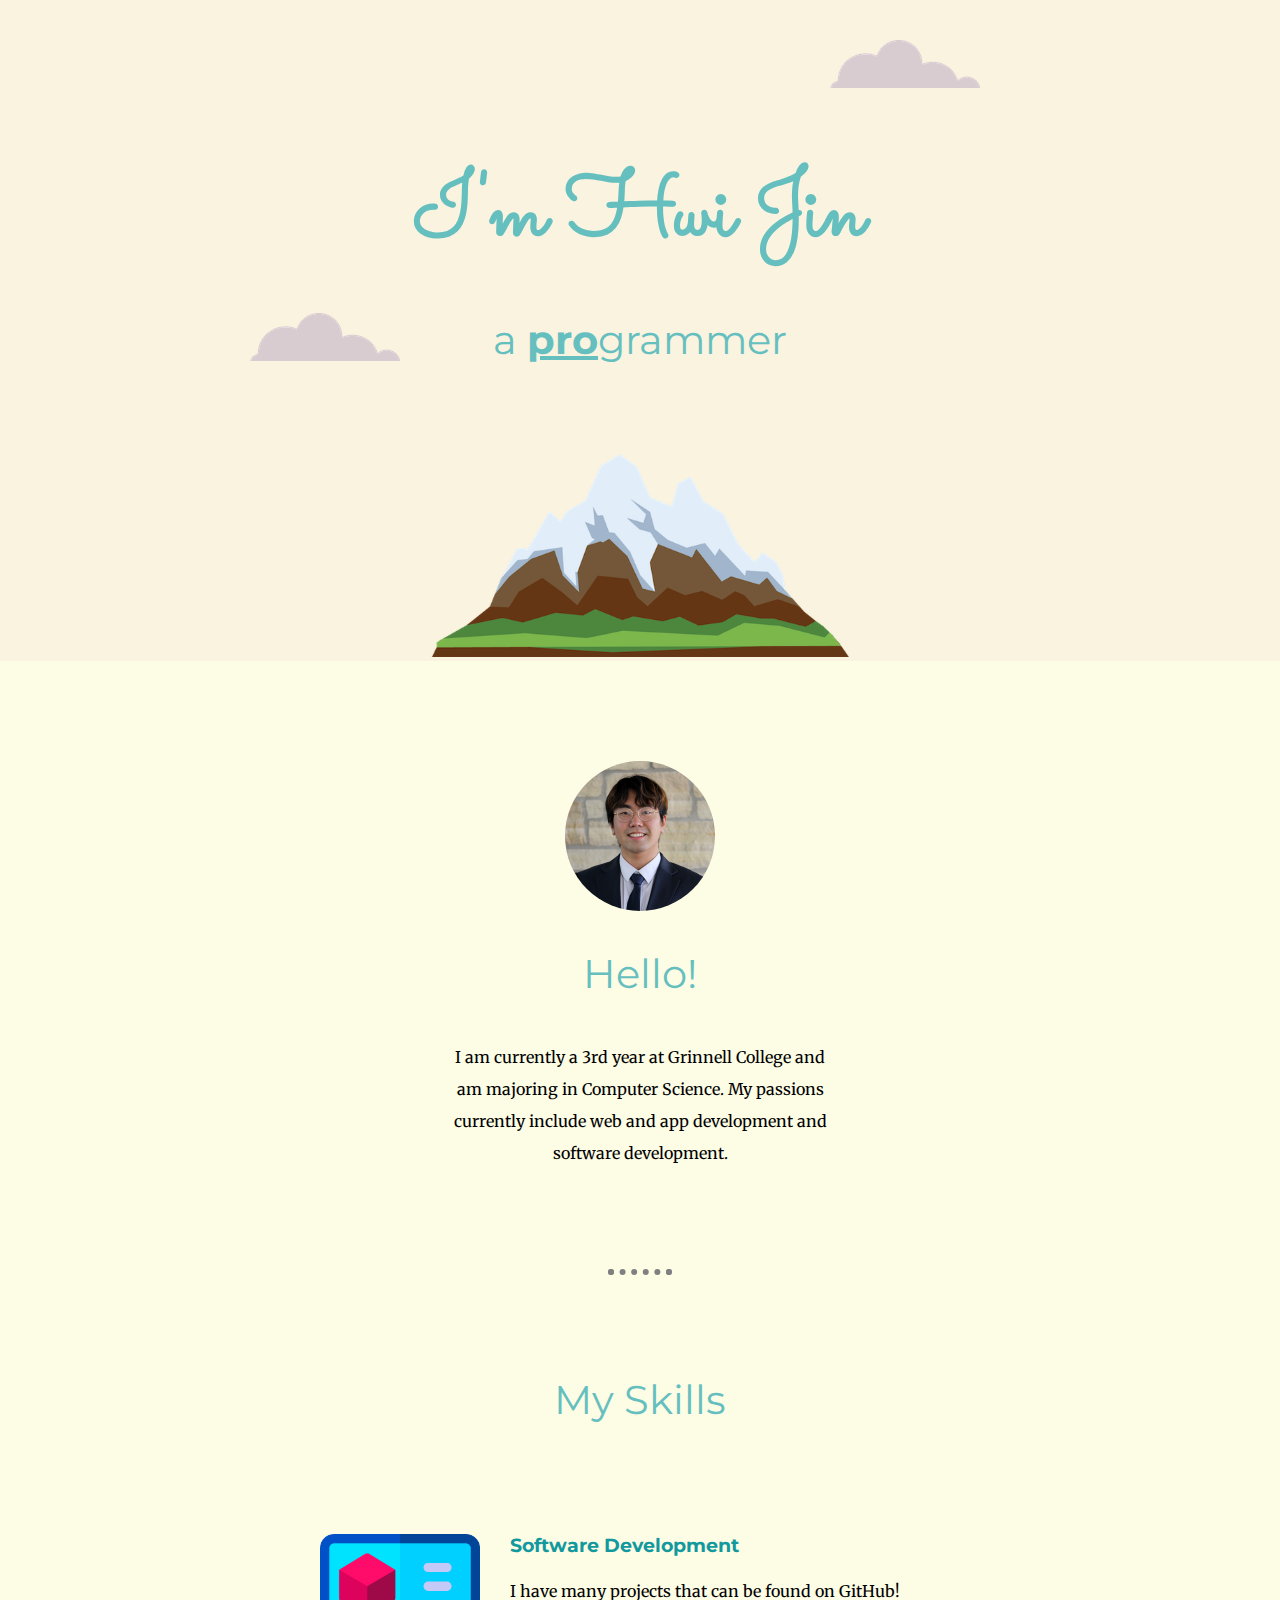
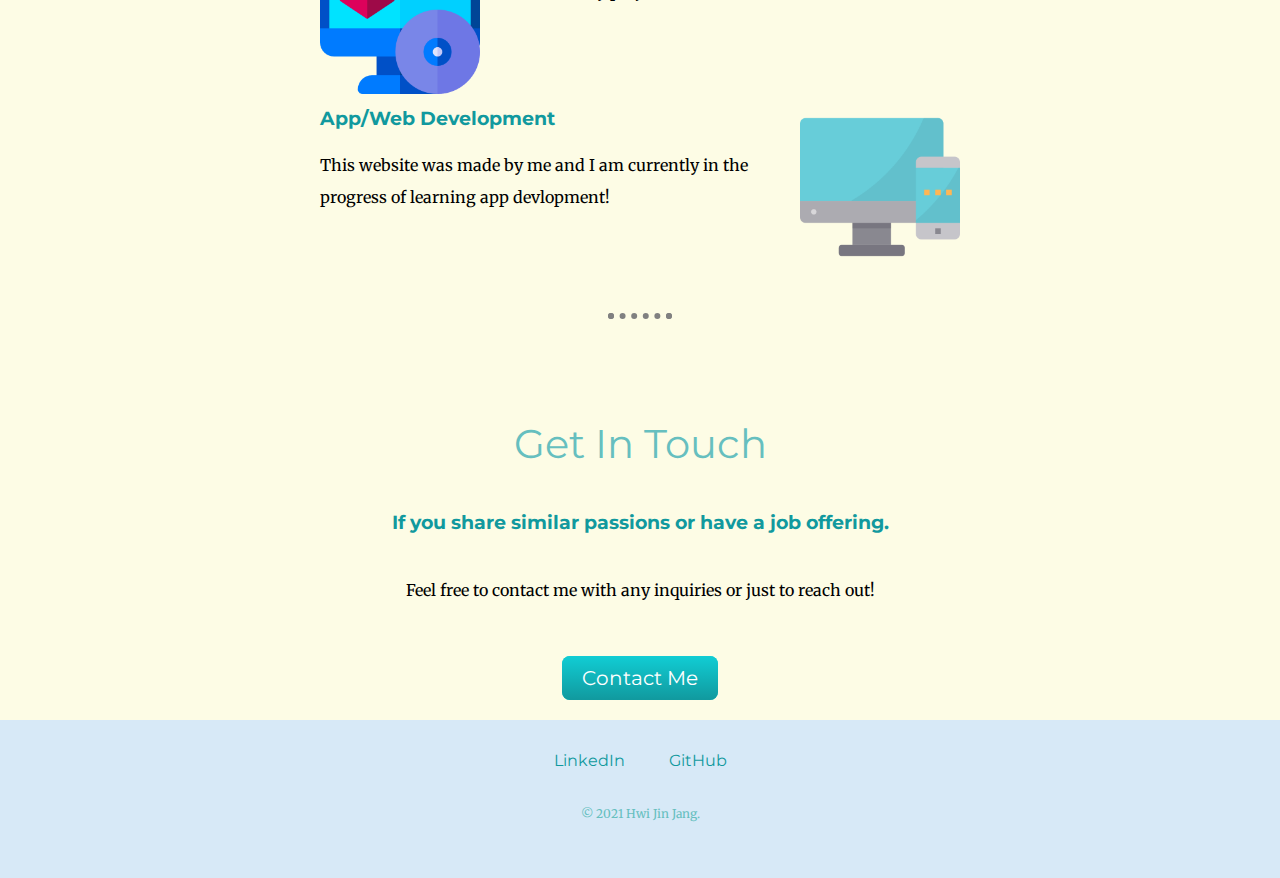
<file: index.html>
<!DOCTYPE html>
<html lang="en" dir="ltr">

<head>
  <meta charset="utf-8">
  <title>Hwi Jin Jang</title>
  <link rel="stylesheet" href="css/styles.css">
  <link rel="icon" href="favicon.ico">
  <link rel="preconnect" href="https://fonts.googleapis.com">
  <link rel="preconnect" href="https://fonts.gstatic.com" crossorigin>
  <link href="https://fonts.googleapis.com/css2?family=Inconsolata&family=Merriweather&family=Montserrat&family=Sacramento&display=swap" rel="stylesheet">
</head>

<body>
  <div class="top-container">
    <img class="top-cloud" src="images/cloud.png" alt="cloud-img">
    <h1>I'm Hwi Jin</h1>
    <h2>a <span class="pro"><strong>pro</strong></span>grammer</h2>
    <img class="bot-cloud" src="images/cloud.png" alt="cloud-img">
    <img height="250" src="images/mountain.png" alt="mountain-img">
  </div>
  <div class="middle-container">
    <div class="profile">
      <img class="circular" src="images/portrait.jpg" alt="portrait-img">
      <h2>Hello!</h2>
      <p class="intro">I am currently a 3rd year at Grinnell College and am majoring in Computer Science.
        My passions currently include web and app development and software development.</p>
    </div>
    <hr>
    <div class="skills">
      <h2>My Skills</h2>
      <div class="skill-row">
        <img class="software-img" src="images/software.png" alt="software-img">
        <h3>Software Development</h3>
        <p>I have many projects that can be found on GitHub!</p>
      </div>
      <div class="skill-row">
        <img class="connection-img" src="images/connection.png" alt="phone-and-computer-img">
        <h3>App/Web Development</h3>
        <p>This website was made by me and I am currently in the progress of learning app devlopment!</p>
      </div>
    </div>
    <hr>
    <div class="contact-me">
      <h2>Get In Touch</h2>
      <h3>If you share similar passions or have a job offering.</h3>
      <p class="contact-message">Feel free to contact me with any inquiries or just to reach out!</p>
      <a class="btn" href="mailto:davidjang@gmail.com">Contact Me</a>
    </div>
  </div>

  <div class="bottom-container">
    <a class="footer-link" href="https://www.linkedin.com/in/hwijinjang/">LinkedIn</a>
    <a class="footer-link" href="https://github.com/Jang-HwiJin">GitHub</a>
    <p class="copyright">© 2021 Hwi Jin Jang.</p>
  </div>


</body>

</html>
</file>
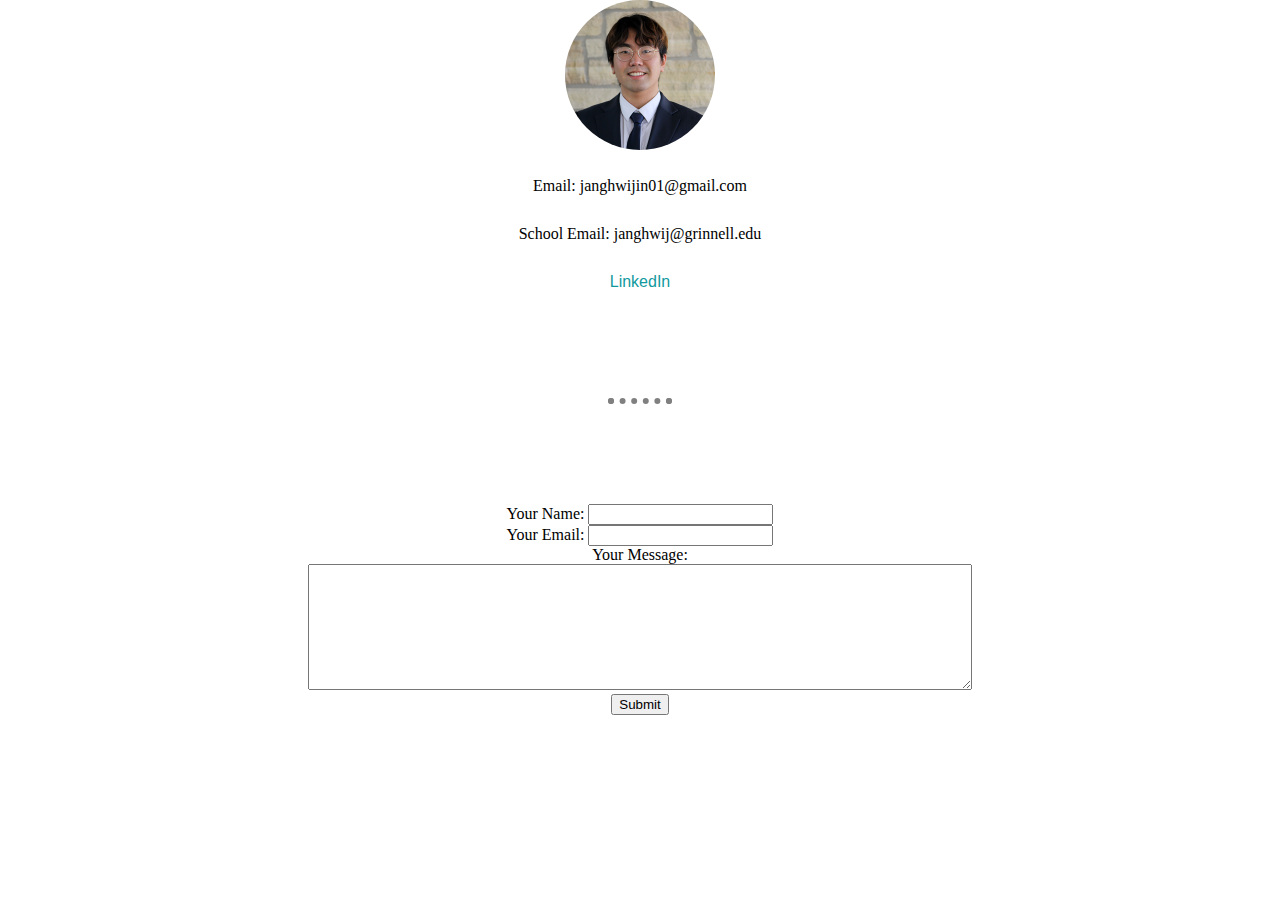
<file: contact.html>
<!DOCTYPE html>
<html lang="en" dir="ltr">
  <head>
    <meta charset="utf-8">
    <title>Contact Me</title>
    <link rel="stylesheet" href="css/styles.css">
  </head>
  <body>
    <img src="images/portrait.jpg" class="circular" alt="Hwi Jin profile picture" width="100" size="100">
    <p>Email: janghwijin01@gmail.com</p>
    <p>School Email: janghwij@grinnell.edu</p>
    <p><a href="https://www.linkedin.com/in/hwijinjang/">LinkedIn</a></p>
    <hr>

    <form class="" action="mailto:davidjang01@gmail.com" method="post">
      <label>Your Name:</label>
      <input type="text" name="yourName" value=""><br>
      <label>Your Email:</label>
      <input type="email" name="yourEmail" value=""><br>
      <label>Your Message:</label><br>
      <textarea name="yourMessage" rows="8" cols="80"></textarea><br>
      <input type="submit" name="">
    </form>
  </body>
</html>
</file>
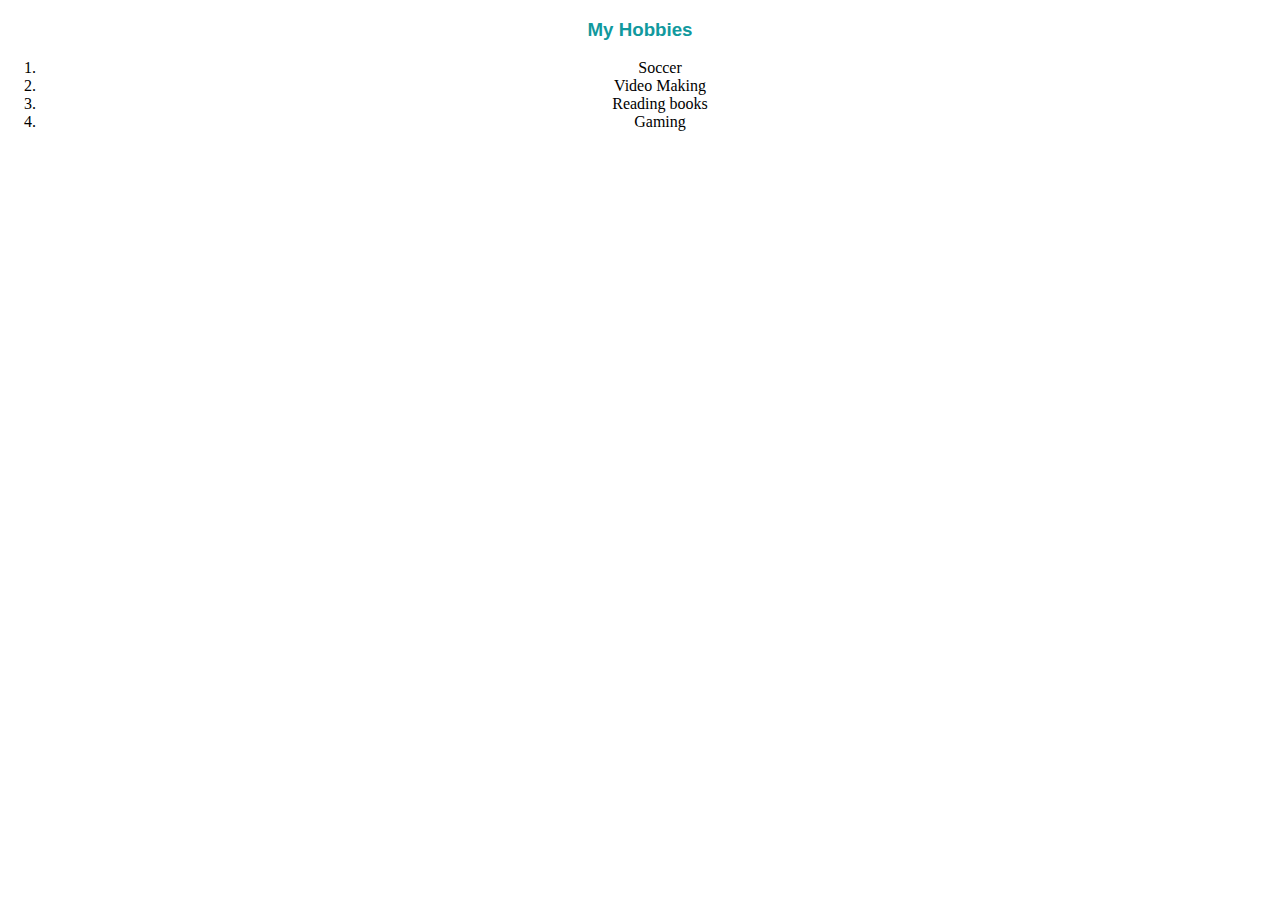
<file: hobbies.html>
<!DOCTYPE html>
<html lang="en" dir="ltr">
  <head>
    <meta charset="utf-8">
    <title>My Hobbies</title>
    <link rel="stylesheet" href="css/styles.css">
  </head>
  <body>
    <h3>My Hobbies</h3>
    <ol>
      <li>Soccer</li>
      <li>Video Making</li>
      <li>Reading books</li>
      <li>Gaming</li>
    </ol>
  </body>
</html>
</file>
<file: css/styles.css>
body {
  margin: 0;
  text-align: center;
  font-family: 'Merriweather', serif;
}

h1 {
  color: #66BFBF;
  font-family: 'Sacramento', cursive;
  font-size: 5.625rem;
  margin: 50px auto 0 auto;
}

h2 {
  color: #66BFBF;
  font-family: 'Montserrat', sans-serif;
  font-size: 2.5rem;
  font-weight: normal;
  padding-bottom: 10px;
}

h3 {
  color: #11999E;
  font-family: 'Montserrat', sans-serif;
}

hr {
  border: dotted grey 6px;
  border-bottom: none;
  margin: 100px auto;
  width: 4%;
}

a {
  color: #11999E;
  font-family: 'Montserrat', sans-serif;
  margin: 10px 20px;
  text-decoration: none;
}

a:hover {
  color: #EAF6F6;
}

p {
  line-height: 2;
}

.top-container {
  background-color: #F9F3DF;
  padding-top: 100px;
  position: relative;
}

.middle-container {
  background-color: #FDFCE5;
  padding: 100px 0 30px;
}

.bottom-container {
  background-color: #D7E9F7;
  padding: 30px 0 20px;
}

.top-cloud {
  position: absolute;
  right: 300px;
  top: 40px;
}

.bot-cloud {
  position: absolute;
  left: 250px;
  bottom: 300px;
}

.circular {
  border-radius: 100%;
  width: 150px;
  height: 150px;
}

.pro {
  text-decoration: underline;
}

.intro {
  margin: auto;
  width: 30%;
}

.skill-row {
  margin: 100px auto 100px auto;
  text-align: left;
  width: 50%;
}

.software-img {
  width: 25%;
  float: left;
  margin-right: 30px;
}

.connection-img {
  width: 25%;
  float: right;
  margin-left: 30px;
  text-align: center;
}

.btn {
  background: #11cdd4;
  background-image: -webkit-linear-gradient(top, #11cdd4, #11999e);
  background-image: -moz-linear-gradient(top, #11cdd4, #11999e);
  background-image: -ms-linear-gradient(top, #11cdd4, #11999e);
  background-image: -o-linear-gradient(top, #11cdd4, #11999e);
  background-image: linear-gradient(to bottom, #11cdd4, #11999e);
  -webkit-border-radius: 8;
  -moz-border-radius: 8;
  border-radius: 8px;
  font-family: 'Montserrat', sans-serif;
  color: #ffffff;
  font-size: 20px;
  padding: 10px 20px 10px 20px;
  text-decoration: none;
}

.btn:hover {
  background: #30e3cb;
  background-image: -webkit-linear-gradient(top, #30e3cb, #2bc4ad);
  background-image: -moz-linear-gradient(top, #30e3cb, #2bc4ad);
  background-image: -ms-linear-gradient(top, #30e3cb, #2bc4ad);
  background-image: -o-linear-gradient(top, #30e3cb, #2bc4ad);
  background-image: linear-gradient(to bottom, #30e3cb, #2bc4ad);
  text-decoration: none;
}

.contact-message {
  margin: 40px auto 60px;
  width: 40%;
}

.copyright {
  color: #66BFBF;
  font-size: 0.75rem;
  padding: 20px 0;
}
</file>
